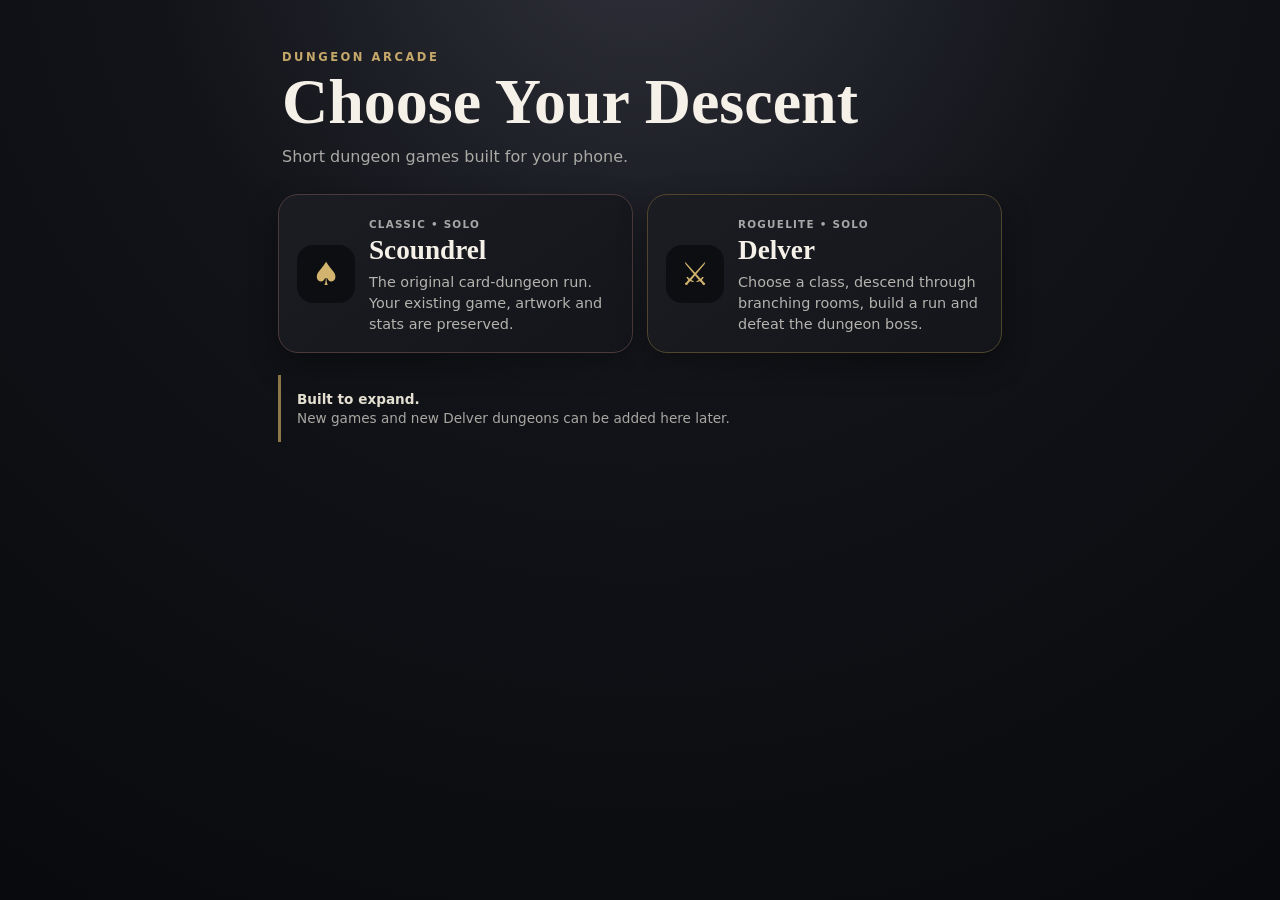
<file: index.html>
<!doctype html><html lang="en"><head><meta charset="utf-8"><meta name="viewport" content="width=device-width,initial-scale=1,viewport-fit=cover"><meta name="theme-color" content="#111318"><link rel="manifest" href="manifest.webmanifest"><link rel="stylesheet" href="hub.css?v=2.1"><title>Dungeon Arcade</title></head><body><main class="hub"><header><p class="eyebrow">DUNGEON ARCADE</p><h1>Choose Your Descent</h1><p>Short dungeon games built for your phone.</p></header><section class="games"><a class="game-card scoundrel" href="scoundrel/"><div class="icon">♠</div><div><span class="tag">CLASSIC • SOLO</span><h2>Scoundrel</h2><p>The original card-dungeon run. Your existing game, artwork and stats are preserved.</p></div><span class="arrow">›</span></a><a class="game-card delver" href="delver/"><div class="icon">⚔</div><div><span class="tag">ROGUELITE • SOLO</span><h2>Delver</h2><p>Choose a class, descend through branching rooms, build a run and defeat the dungeon boss.</p></div><span class="arrow">›</span></a></section><section class="future"><strong>Built to expand.</strong><span>New games and new Delver dungeons can be added here later.</span></section></main><script>if('serviceWorker'in navigator)navigator.serviceWorker.register('./sw.js');</script></body></html>
</file>
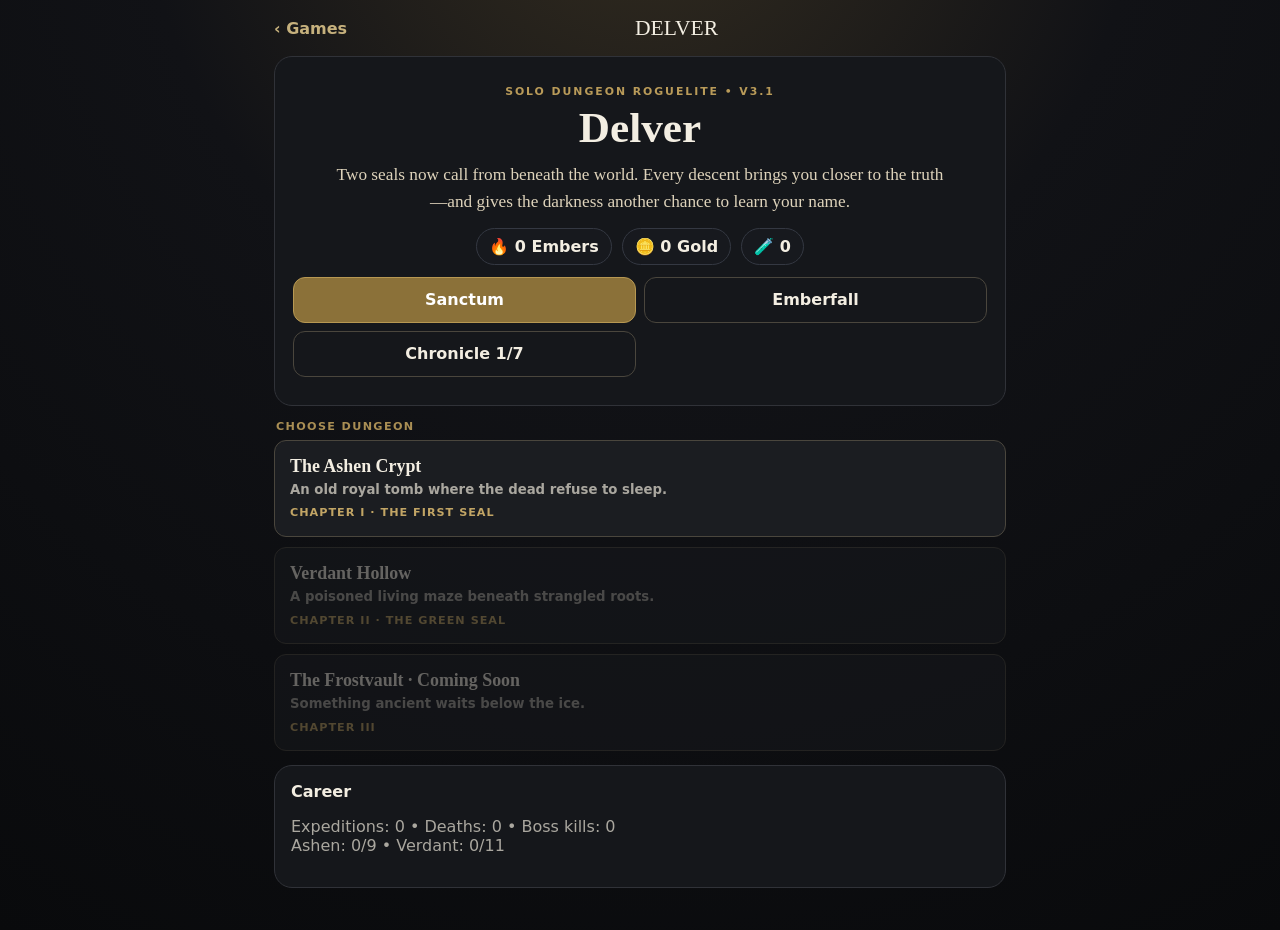
<file: delver/index.html>
<!doctype html><html lang="en"><head><meta charset="utf-8"><meta name="viewport" content="width=device-width,initial-scale=1,viewport-fit=cover"><meta name="theme-color" content="#15130f"><link rel="stylesheet" href="styles.css?v=3.1"><title>Delver</title></head><body><main id="app"></main><script src="app.js?v=3.1"></script></body></html>
</file>
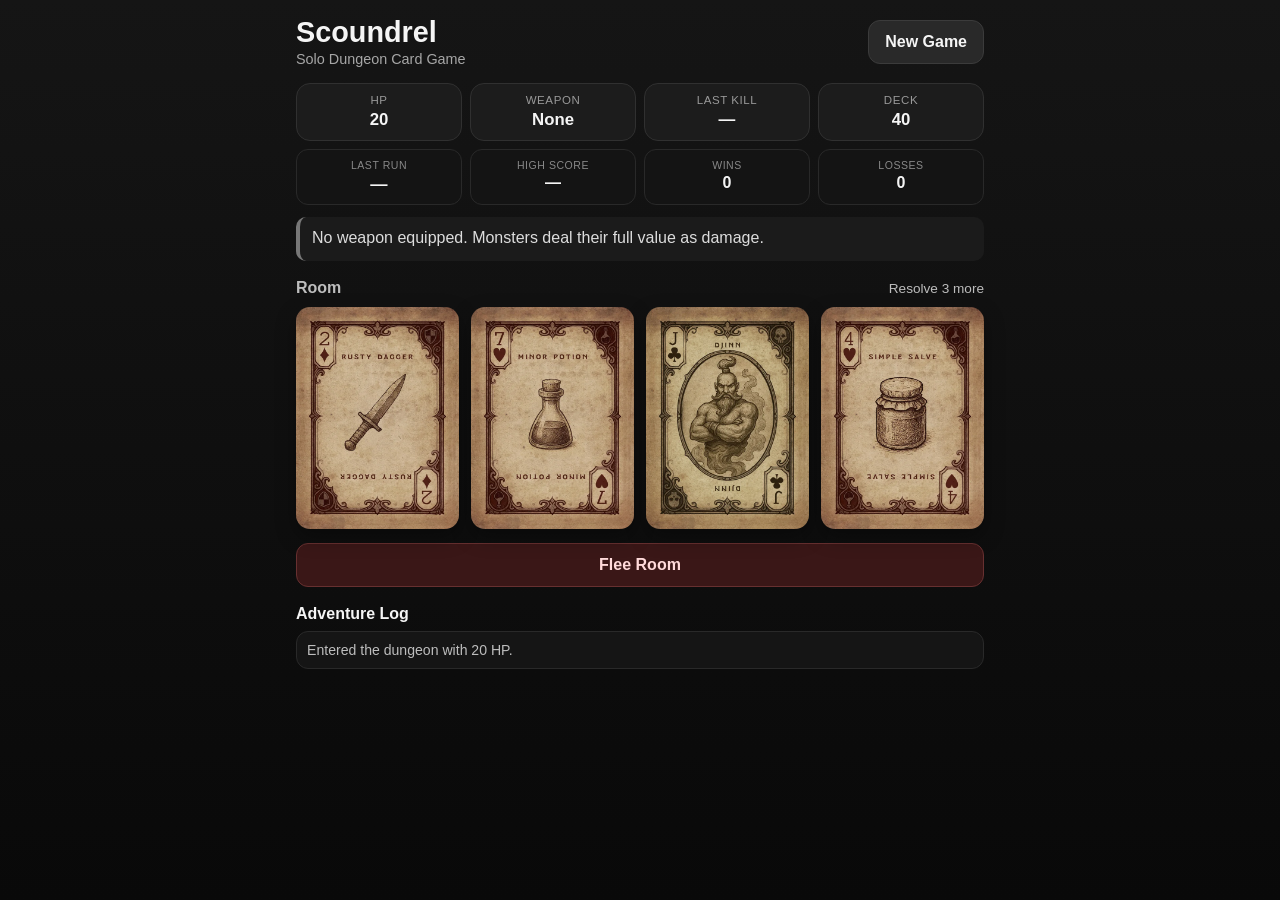
<file: scoundrel/index.html>
<!doctype html>
<html lang="en">
<head>
  <meta charset="utf-8" />
  <meta name="viewport" content="width=device-width,initial-scale=1,viewport-fit=cover" />
  <meta name="theme-color" content="#151515" />
  <link rel="manifest" href="manifest.webmanifest" />
  <link rel="stylesheet" href="styles.css?v=2.1" />
  <title>Scoundrel</title>
</head>
<body>
  <main class="app">
    <header class="topbar">
      <div>
        <h1>Scoundrel</h1>
        <p class="sub">Solo Dungeon Card Game</p>
      </div>
      <button id="newGameBtn" class="secondary">New Game</button>
    </header>

    <section class="stats" aria-label="Game status">
      <div class="stat"><span>HP</span><strong id="hp">20</strong></div>
      <div class="stat"><span>Weapon</span><strong id="weapon">None</strong></div>
      <div class="stat"><span>Last Kill</span><strong id="lastKill">—</strong></div>
      <div class="stat"><span>Deck</span><strong id="deckCount">0</strong></div>
    </section>

    <section class="career" aria-label="Run statistics">
      <div class="career-stat current"><span>Last Run</span><strong id="lastScore">—</strong></div>
      <div class="career-stat"><span>High Score</span><strong id="highScore">—</strong></div>
      <div class="career-stat"><span>Wins</span><strong id="wins">0</strong></div>
      <div class="career-stat"><span>Losses</span><strong id="losses">0</strong></div>
    </section>

    <section class="message" id="message">Choose a card to begin.</section>

    <section>
      <div class="section-row">
        <h2>Room</h2>
        <span id="roomProgress">Resolve 3 of 4</span>
      </div>
      <div id="room" class="room" aria-live="polite"></div>
    </section>

    <section class="actions">
      <button id="fleeBtn" class="danger">Flee Room</button>
    </section>

    <section class="log-wrap">
      <h2>Adventure Log</h2>
      <div id="log" class="log"></div>
    </section>
  </main>

  <dialog id="gameOverDialog">
    <div class="dialog-card">
      <h2 id="gameOverTitle">Game Over</h2>
      <p id="gameOverText"></p>
      <div class="run-score">Run Score <strong id="gameOverScore">0</strong></div>
      <button id="restartBtn">Play Again</button>
    </div>
  </dialog>


  <dialog id="combatDialog">
    <div class="dialog-card combat-dialog-card">
      <h2 id="combatTitle">Fight Monster</h2>
      <p id="combatText"></p>
      <div class="combat-options">
        <button id="barehandBtn" class="combat-option barehand">Fight Bare-Handed</button>
        <button id="weaponAttackBtn" class="combat-option weapon-attack">Use Weapon</button>
        <button id="combatCancelBtn" class="secondary combat-cancel">Cancel</button>
      </div>
    </div>
  </dialog>

  <script src="app.js?v=2.1"></script>
</body>
</html>
</file>
<file: hub.css>
:root{color-scheme:dark;font-family:Inter,ui-sans-serif,system-ui,-apple-system,sans-serif;background:#0c0e12;color:#f5f1e8}*{box-sizing:border-box}body{margin:0;background:radial-gradient(circle at 50% -10%,#30313b 0,#111318 42%,#090a0d 100%);min-height:100vh}.hub{width:min(760px,100%);margin:auto;padding:calc(32px + env(safe-area-inset-top)) 18px calc(32px + env(safe-area-inset-bottom))}header{padding:18px 4px 28px}.eyebrow{letter-spacing:.22em;font-size:.72rem;color:#c6a96a;font-weight:800;margin:0 0 8px}h1{font-family:Georgia,serif;font-size:clamp(2.3rem,10vw,4rem);line-height:.95;margin:0 0 14px}header>p:last-child{color:#aaa9a5;margin:0}.games{display:grid;gap:14px}.game-card{position:relative;display:grid;grid-template-columns:58px 1fr 22px;gap:14px;align-items:center;text-decoration:none;color:inherit;padding:18px;border:1px solid #34363d;border-radius:20px;background:linear-gradient(145deg,#1b1d23,#13151a);min-height:150px;box-shadow:0 12px 30px #0005}.game-card:active{transform:scale(.985)}.game-card.scoundrel{border-color:#4b3a3a}.game-card.delver{border-color:#50462d}.icon{width:58px;height:58px;display:grid;place-items:center;border-radius:16px;background:#0c0e12;font-size:2rem;color:#d2b46e}.tag{font-size:.65rem;font-weight:800;letter-spacing:.12em;color:#a7a7a7}h2{font-family:Georgia,serif;font-size:1.7rem;margin:3px 0 6px}.game-card p{margin:0;color:#b5b3ae;font-size:.9rem;line-height:1.45}.arrow{font-size:2rem;color:#777}.future{margin-top:22px;padding:16px;border-left:3px solid #8e7848;color:#a9a7a2;display:grid;gap:3px;font-size:.85rem}.future strong{color:#e5dfd1}@media(min-width:680px){.games{grid-template-columns:1fr 1fr}.game-card{grid-template-columns:58px 1fr;}.arrow{display:none}}
</file>
<file: delver/styles.css>
:root{font-family:Inter,ui-sans-serif,system-ui,-apple-system,sans-serif;color:#f3eee2;background:#0b0c0e}*{box-sizing:border-box}body{margin:0;background:radial-gradient(circle at 50% -15%,#342d20,#111216 40%,#090a0c 100%);min-height:100vh}.app{width:min(760px,100%);margin:auto;padding:calc(16px + env(safe-area-inset-top)) 14px calc(28px + env(safe-area-inset-bottom))}button{font:inherit;color:inherit;min-height:46px;border:1px solid #4a463d;border-radius:12px;background:#24231f;padding:10px 14px;font-weight:750}button:disabled{opacity:.38}button:active:not(:disabled){transform:scale(.98)}.primary{background:#8b7139;border-color:#b79852;color:#fff}.danger{background:#572828;border-color:#814242}.ghost{background:transparent}.top{display:flex;justify-content:space-between;align-items:center;gap:12px;margin-bottom:15px}.back{text-decoration:none;color:#c6b17d;font-weight:700}.brand{font-family:Georgia,serif;font-size:1.35rem}.panel{background:#15171b;border:1px solid #303238;border-radius:18px;padding:16px;margin-bottom:14px}.hero{text-align:center;padding:28px 18px}.kicker{font-size:.68rem;letter-spacing:.18em;font-weight:850;color:#b99b59}.hero h1,.screen-title{font-family:Georgia,serif;margin:5px 0 8px}.hero h1{font-size:2.7rem}.muted{color:#aaa79f}.dungeons,.classes,.choices,.upgrades{display:grid;gap:10px}.dungeon,.class-card,.choice,.upgrade{text-align:left;width:100%;padding:15px;background:#1b1d21}.dungeon strong,.class-card strong,.choice strong,.upgrade strong{display:block;font-family:Georgia,serif;font-size:1.12rem;margin-bottom:4px}.dungeon span,.class-card span,.choice span,.upgrade span{display:block;color:#aaa79f;font-size:.83rem;line-height:1.35}.locked{opacity:.45}.stats{display:grid;grid-template-columns:repeat(4,1fr);gap:7px;margin-bottom:12px}.stat{background:#17191d;border:1px solid #303238;border-radius:12px;padding:9px 5px;text-align:center}.stat span{display:block;color:#918f89;font-size:.65rem;text-transform:uppercase}.stat strong{font-size:1.05rem}.map{display:flex;gap:5px;align-items:center;justify-content:center;overflow:auto;padding:5px 0 12px}.node{flex:0 0 35px;height:35px;border-radius:50%;border:1px solid #4b4b49;display:grid;place-items:center;font-size:.7rem;color:#8d8b84}.node.done{background:#5f512f;color:white}.node.current{border-color:#d0ac58;color:#f4d78f;box-shadow:0 0 0 2px #d0ac5828}.line{width:14px;height:1px;background:#494949;flex:0 0 14px}.enemy{padding:13px;border:1px solid #493838;background:#21191a;border-radius:14px;margin:9px 0}.enemy-head{display:flex;justify-content:space-between;gap:8px}.enemy h3{margin:0;font-family:Georgia,serif}.hpbar{height:7px;background:#382526;border-radius:99px;overflow:hidden;margin:9px 0}.hpfill{height:100%;background:#a74e4e}.combat-actions{display:grid;grid-template-columns:1fr 1fr;gap:8px}.message{padding:11px 12px;border-left:3px solid #a88a48;background:#1b1a16;color:#d2c7ad;margin-bottom:10px;font-size:.87rem}.log{font-size:.78rem;color:#96938d;max-height:120px;overflow:auto}.log div{padding:4px 0;border-bottom:1px solid #24262a}.ability{color:#d7bd7d}.loot{color:#8fc29a}.room-icon{font-size:2.3rem;text-align:center;margin:5px}.result{text-align:center;padding:25px 10px}.result .big{font-size:3.5rem}.result h2{font-family:Georgia,serif;font-size:2rem;margin:8px}.badges{display:flex;flex-wrap:wrap;gap:6px;margin:10px 0}.badge{font-size:.72rem;background:#25272b;border:1px solid #3a3c42;border-radius:99px;padding:5px 9px}.section-label{font-size:.7rem;letter-spacing:.12em;text-transform:uppercase;color:#a98e54;font-weight:800;margin:14px 2px 7px}@media(min-width:620px){.classes{grid-template-columns:1fr 1fr}.choices,.upgrades{grid-template-columns:repeat(3,1fr)}}
.shard-bank{margin:12px 0;padding:10px 12px;border:1px solid #6d5630;border-radius:12px;background:#211b12;color:#e8c875;font-weight:850;text-align:center}.result .ghost{display:block;width:100%;margin-top:9px}.hero .primary{width:100%;margin-top:4px}

.story-lead{font-family:Georgia,serif;font-size:1.08rem;line-height:1.55;color:#ded3bb;margin:10px auto 8px;max-width:610px}
.hero-actions{display:grid;grid-template-columns:1fr 1fr;gap:8px;margin-top:4px}
.hero-actions .primary{margin-top:0}
.story-tag{margin-top:7px;color:#c2a565!important;font-size:.7rem!important;text-transform:uppercase;letter-spacing:.09em}
.lore h2{font-family:Georgia,serif;margin:6px 0 8px}.lore p{line-height:1.55;color:#c2beb4;margin-bottom:0}
.locked-lore{opacity:.55;background:#111317}.chronicle{display:grid;gap:10px}
@media(max-width:420px){.hero-actions{grid-template-columns:1fr}}

.wallet{display:flex;gap:10px;flex-wrap:wrap;justify-content:center;margin:12px 0;font-weight:800}.wallet span{background:#17191e;border:1px solid #343842;border-radius:999px;padding:8px 12px}
.city-grid{display:grid;grid-template-columns:1fr 1fr;gap:10px;margin:14px 0}.shop{display:grid;gap:9px}.equipment-card{margin:8px 0}.equip-row{display:grid;grid-template-columns:1fr 1fr;gap:8px;margin-top:9px}
@media(max-width:430px){.city-grid,.equip-row{grid-template-columns:1fr}}

.save-actions{display:grid;grid-template-columns:1fr 1fr;gap:9px;margin-top:12px}.file-button{display:flex;align-items:center;justify-content:center;min-height:46px;border:1px solid #4b4f58;border-radius:12px;background:#17191e;font-weight:800;padding:10px;cursor:pointer}.file-button input{display:none}.danger-soft{width:100%;border:1px solid #77534c;background:#281c1a;color:#f0c4b9;border-radius:12px;padding:12px;font-weight:800}.recovery-panel{border-color:#5c4634}
@media(max-width:430px){.save-actions{grid-template-columns:1fr}}
</file>
<file: scoundrel/styles.css>
:root {
  font-family: -apple-system, BlinkMacSystemFont, "Segoe UI", sans-serif;
  background: #101010;
  color: #f5f5f5;
}
* { box-sizing: border-box; }
body { margin: 0; min-height: 100vh; background: linear-gradient(180deg,#151515,#090909); }
button { font: inherit; }
.app { width: min(720px,100%); margin: 0 auto; padding: calc(16px + env(safe-area-inset-top)) 16px calc(24px + env(safe-area-inset-bottom)); }
.topbar { display:flex; justify-content:space-between; align-items:center; gap:12px; margin-bottom:16px; }
h1,h2,p { margin:0; }
h1 { font-size:1.8rem; }
h2 { font-size:1rem; }
.sub { color:#a7a7a7; font-size:.9rem; margin-top:2px; }
.stats { display:grid; grid-template-columns:repeat(4,1fr); gap:8px; margin-bottom:12px; }
.stat { background:#1c1c1c; border:1px solid #303030; border-radius:14px; padding:10px; text-align:center; }
.stat span { display:block; color:#999; font-size:.72rem; text-transform:uppercase; letter-spacing:.05em; }
.stat strong { display:block; margin-top:4px; font-size:1.05rem; }
.career { display:grid; grid-template-columns:repeat(4,1fr); gap:8px; margin:-4px 0 12px; }
.career-stat { background:#141414; border:1px solid #292929; border-radius:12px; padding:9px 8px; text-align:center; }
.career-stat span { display:block; color:#888; font-size:.66rem; text-transform:uppercase; letter-spacing:.05em; }
.career-stat strong { display:block; margin-top:3px; font-size:1rem; }
.career-stat.current strong { font-size:1.08rem; }
.message { background:#1b1b1b; border-left:4px solid #777; padding:12px; border-radius:10px; margin:10px 0 18px; color:#ddd; min-height:44px; }
.section-row { display:flex; justify-content:space-between; align-items:center; margin-bottom:10px; color:#bdbdbd; }
#roomProgress { font-size:.85rem; }
.room { display:grid; grid-template-columns:repeat(2,minmax(0,1fr)); gap:12px; }
.card {
  position:relative;
  border:0;
  border-radius:14px;
  padding:0;
  overflow:hidden;
  background:#111;
  box-shadow:0 8px 20px rgba(0,0,0,.34);
  aspect-ratio:822/1122;
  touch-action:manipulation;
  -webkit-tap-highlight-color:transparent;
}
.card:active { transform:scale(.985); }
.card-image { display:block; width:100%; height:100%; object-fit:cover; user-select:none; -webkit-user-drag:none; }
.actions { display:flex; gap:10px; margin:14px 0 18px; }
button { border:none; border-radius:12px; padding:12px 16px; background:#efefef; color:#111; font-weight:700; }
button.secondary { background:#292929; color:#f5f5f5; border:1px solid #3b3b3b; }
button.danger { width:100%; background:#3a1717; color:#ffdada; border:1px solid #673030; }
button:disabled { opacity:.4; }
.log-wrap { margin-top:8px; }
.log { margin-top:8px; background:#151515; border:1px solid #292929; border-radius:12px; padding:10px; max-height:180px; overflow:auto; font-size:.88rem; color:#bdbdbd; }
.log div + div { margin-top:6px; }
dialog { border:none; border-radius:18px; padding:0; background:transparent; color:#fff; }
dialog::backdrop { background:rgba(0,0,0,.72); }
.dialog-card { width:min(360px,88vw); background:#1b1b1b; border:1px solid #333; border-radius:18px; padding:22px; text-align:center; }
.dialog-card p { color:#bbb; margin:10px 0 12px; line-height:1.45; }
.run-score { margin:0 0 18px; padding:10px 12px; border-radius:12px; background:#111; color:#aaa; font-size:.85rem; text-transform:uppercase; letter-spacing:.04em; }
.run-score strong { display:block; margin-top:3px; color:#fff; font-size:1.6rem; letter-spacing:0; }
@media (min-width:560px) { .room { grid-template-columns:repeat(4,minmax(0,1fr)); } }
@media (max-width:390px) { .stats { grid-template-columns:repeat(2,1fr); } .career { grid-template-columns:repeat(4,1fr); gap:6px; } .career-stat { padding:8px 4px; } .career-stat span { font-size:.58rem; } .room { gap:9px; } }

.combat-options { display:grid; gap:10px; margin-top:16px; }
.combat-option { width:100%; min-height:48px; }
.combat-option.barehand { background:#3a1717; color:#ffdada; border:1px solid #673030; }
.combat-option.weapon-attack { background:#efefef; color:#111; }
.combat-cancel { width:100%; }
.combat-dialog-card .combat-note { display:block; margin-top:5px; color:#888; font-size:.82rem; }
</file>
